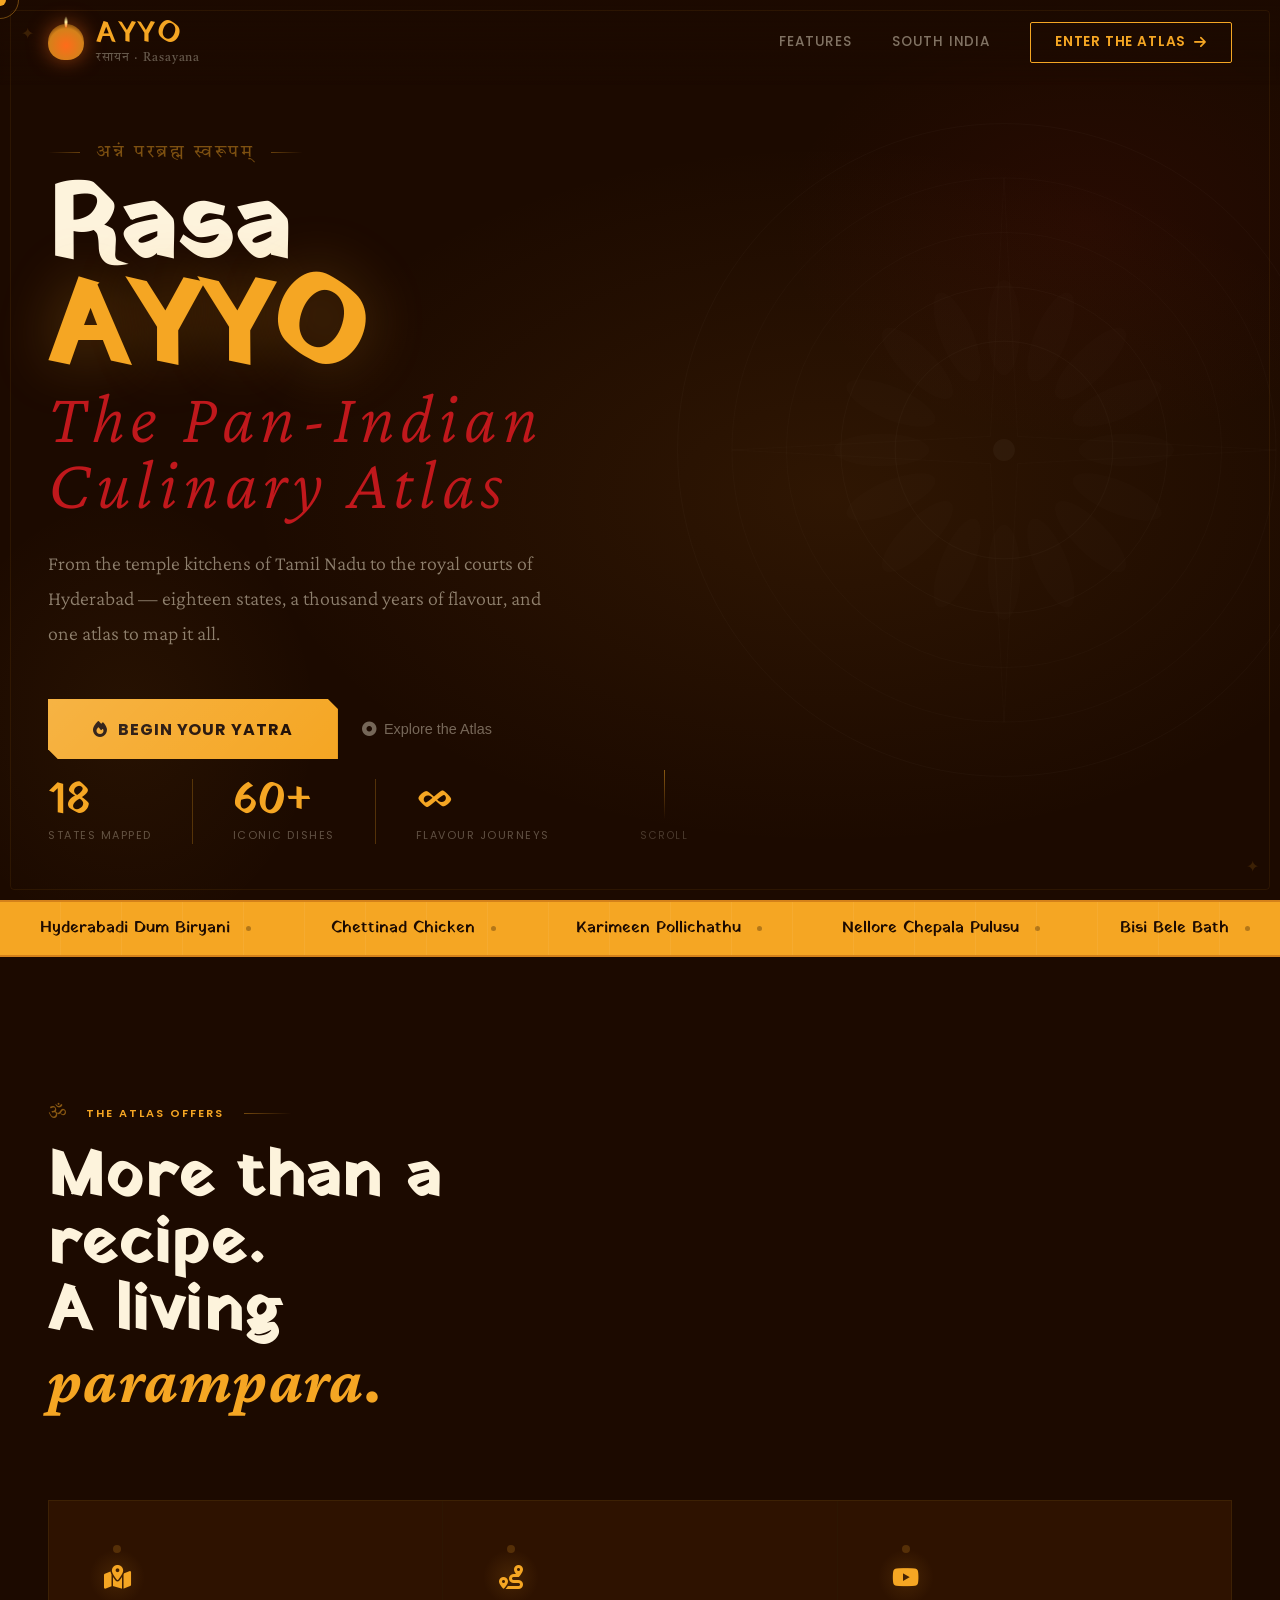
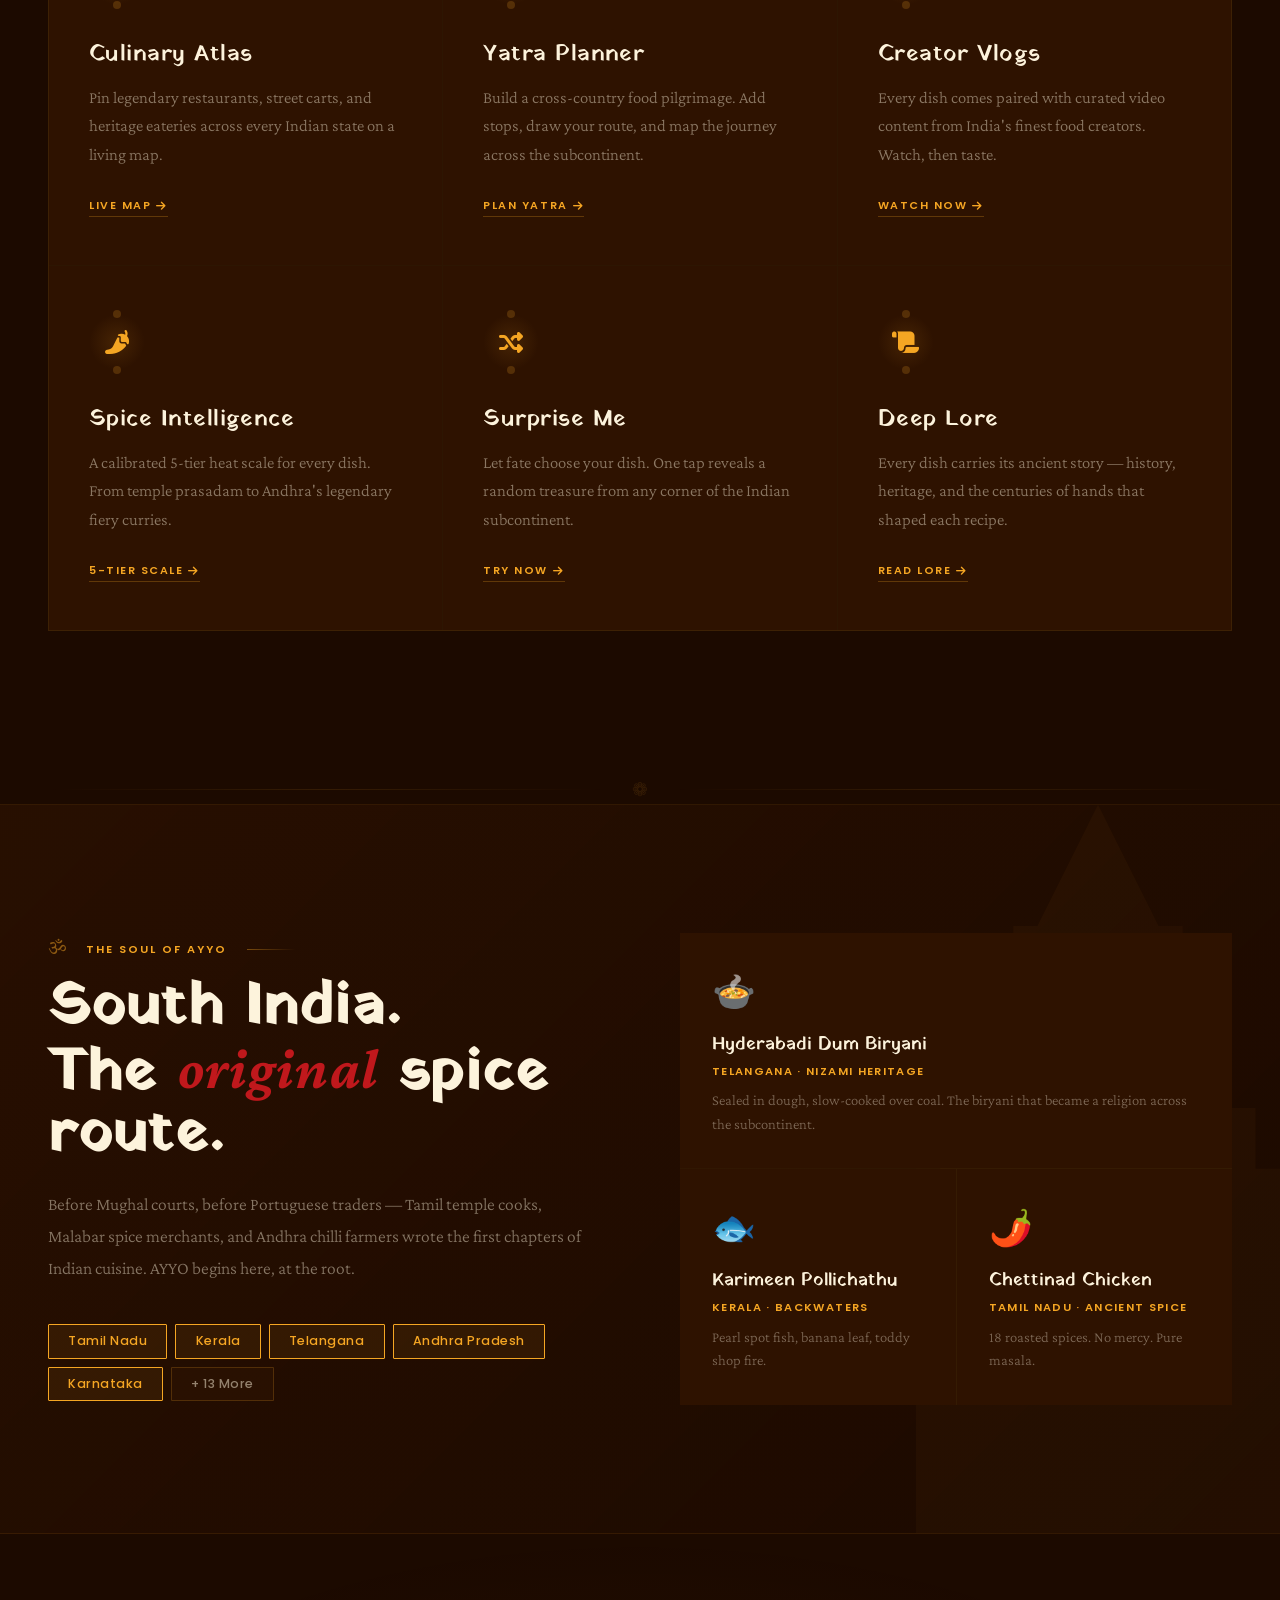
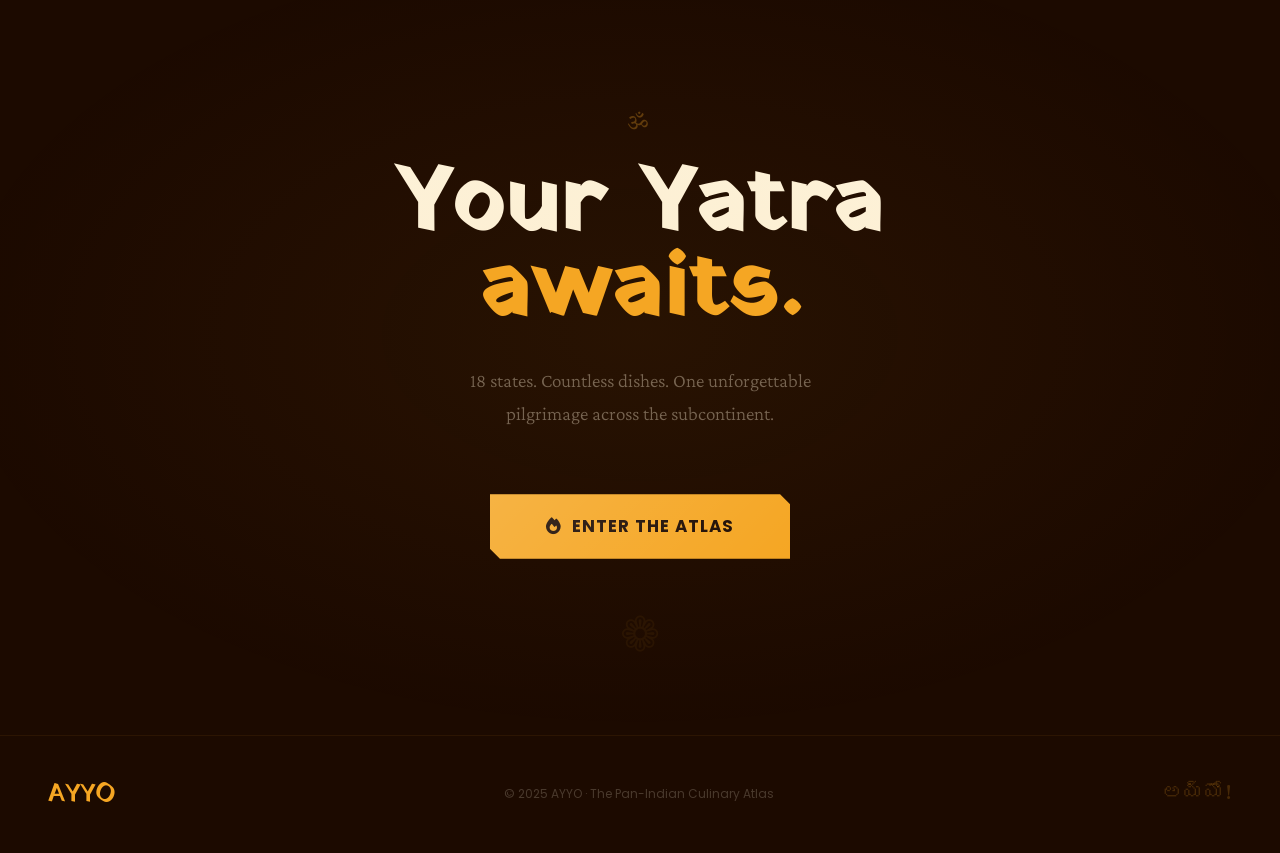
<file: index.html>
<!DOCTYPE html>
<html lang="en">
<head>
<meta charset="UTF-8">
<meta name="viewport" content="width=device-width, initial-scale=1.0, viewport-fit=cover">
<meta name="theme-color" content="#1C0A00">
<title>AYYO — Rasayana · The Pan-Indian Culinary Atlas</title>
<link href="https://fonts.googleapis.com/css2?family=Yatra+One&family=Tiro+Devanagari+Sanskrit:ital@0;1&family=Crimson+Pro:ital,wght@0,300;0,400;0,600;1,300;1,400&family=Poppins:wght@400;500;600&display=swap" rel="stylesheet">
<link rel="stylesheet" href="https://cdnjs.cloudflare.com/ajax/libs/font-awesome/6.4.0/css/all.min.css">
<style>
:root {
  --marigold:     #F5A623;
  --marigold-deep:#D4811A;
  --sindoor:      #C0181C;
  --kumkum:       #8B0000;
  --haldi:        #E8C84A;
  --neem:         #3A6B35;
  --parchment:    #FDF3DC;
  --parch-dark:   #F2E0B6;
  --ink:          #1C0A00;
  --ink-2:        #2E1200;
  --ink-3:        #3F1E08;
  --copper:       #B5651D;
  --diya:         #FF6B1A;
  --lotus:        #E75480;
  --border-gold:  rgba(245,166,35,0.25);
  --ease:         cubic-bezier(0.16,1,0.3,1);
}
*,*::before,*::after{margin:0;padding:0;box-sizing:border-box}
html{scroll-behavior:smooth;font-size:16px}
body{
  font-family:'Poppins',sans-serif;
  background:var(--ink);
  color:var(--parchment);
  overflow-x:hidden;
  cursor:none;
}

/* ── KOLAM SVG BACKGROUND ── */
body::before{
  content:'';
  position:fixed;inset:0;
  background-image:
    url("data:image/svg+xml,%3Csvg xmlns='http://www.w3.org/2000/svg' width='80' height='80'%3E%3Cpath d='M40 5 L43 37 L75 40 L43 43 L40 75 L37 43 L5 40 L37 37Z' fill='none' stroke='rgba(245,166,35,0.06)' stroke-width='0.5'/%3E%3Ccircle cx='40' cy='40' r='3' fill='none' stroke='rgba(245,166,35,0.05)' stroke-width='0.5'/%3E%3Ccircle cx='40' cy='40' r='12' fill='none' stroke='rgba(245,166,35,0.03)' stroke-width='0.5'/%3E%3C/svg%3E");
  pointer-events:none;z-index:0;
}

/* ── CUSTOM CURSOR ── */
.cursor{
  width:12px;height:12px;
  background:var(--marigold);
  border-radius:50%;
  position:fixed;top:0;left:0;
  pointer-events:none;z-index:99999;
  transform:translate(-50%,-50%);
  transition:width .2s,height .2s,background .2s;
}
.cursor-ring{
  width:38px;height:38px;
  border:1.5px solid rgba(245,166,35,0.4);
  border-radius:50%;
  position:fixed;top:0;left:0;
  pointer-events:none;z-index:99998;
  transition:transform .4s ease;
  transform:translate(-50%,-50%);
}

/* ── DECORATIVE BORDER FRAME ── */
.page-frame{
  position:fixed;inset:10px;
  border:1px solid rgba(245,166,35,0.08);
  border-radius:4px;
  pointer-events:none;z-index:1000;
}
.page-frame::before,.page-frame::after{
  content:'✦';
  position:absolute;
  color:rgba(245,166,35,0.15);
  font-size:1rem;
}
.page-frame::before{top:10px;left:10px}
.page-frame::after{bottom:10px;right:10px}

/* ── NAV ── */
nav{
  position:fixed;top:0;left:0;right:0;z-index:500;
  padding:1.2rem 3rem;
  display:flex;align-items:center;justify-content:space-between;
  background:linear-gradient(180deg,rgba(28,10,0,0.97) 0%,rgba(28,10,0,0) 100%);
  backdrop-filter:blur(2px);
}
.nav-logo{
  display:flex;align-items:center;gap:12px;
  text-decoration:none;
}
.nav-logo-diya{
  width:36px;height:36px;
  background:radial-gradient(circle at 50% 60%,#FF6B1A,#D4811A 60%,transparent);
  border-radius:50% 50% 45% 45%;
  position:relative;
  box-shadow:0 0 20px rgba(255,107,26,0.5);
  animation:diyaFlicker 3s ease-in-out infinite;
}
.nav-logo-diya::before{
  content:'';
  position:absolute;top:-8px;left:50%;
  transform:translateX(-50%);
  width:3px;height:12px;
  background:linear-gradient(to top,#FF6B1A,#FFF3A0,transparent);
  border-radius:50%;
  animation:flameWave 1.5s ease-in-out infinite;
}
@keyframes diyaFlicker{0%,100%{box-shadow:0 0 20px rgba(255,107,26,0.5)}50%{box-shadow:0 0 30px rgba(255,107,26,0.7)}}
@keyframes flameWave{0%,100%{transform:translateX(-50%) scaleY(1)}50%{transform:translateX(-50%) scaleY(1.3) scaleX(0.8)}}

.nav-wordmark{
  font-family:'Yatra One',cursive;
  font-size:1.9rem;
  color:var(--marigold);
  letter-spacing:0.05em;
  line-height:1;
}
.nav-tagline{
  font-family:'Tiro Devanagari Sanskrit',serif;
  font-size:0.75rem;
  color:rgba(245,243,220,0.35);
  letter-spacing:0.08em;
}
.nav-links{display:flex;align-items:center;gap:2.5rem}
.nav-links a{
  font-size:0.85rem;font-weight:500;
  color:rgba(253,243,220,0.45);
  text-decoration:none;letter-spacing:0.06em;
  text-transform:uppercase;transition:color .3s;
}
.nav-links a:hover{color:var(--marigold)}
.nav-enter{
  display:flex;align-items:center;gap:8px;
  background:transparent;
  border:1px solid var(--marigold);
  color:var(--marigold)!important;
  padding:.6rem 1.5rem;
  border-radius:2px;
  font-weight:600!important;
  transition:all .3s!important;
  position:relative;overflow:hidden;
}
.nav-enter::before{
  content:'';position:absolute;inset:0;
  background:var(--marigold);
  transform:scaleX(0);transform-origin:left;
  transition:transform .3s var(--ease);
}
.nav-enter:hover::before{transform:scaleX(1)}
.nav-enter:hover{color:var(--ink)!important}
.nav-enter span{position:relative;z-index:1}
.hamburger{
  display:none;flex-direction:column;gap:5px;
  background:none;border:none;cursor:pointer;padding:6px;
}
.hamburger span{
  display:block;width:22px;height:2px;
  background:var(--marigold);border-radius:2px;
  transition:all .35s var(--ease);transform-origin:center;
}
.hamburger.open span:nth-child(1){transform:translateY(7px) rotate(45deg)}
.hamburger.open span:nth-child(2){opacity:0;transform:scaleX(0)}
.hamburger.open span:nth-child(3){transform:translateY(-7px) rotate(-45deg)}

/* MOBILE NAV OVERLAY */
.mob-nav{
  position:fixed;inset:0;z-index:900;
  background:rgba(28,10,0,0.98);
  backdrop-filter:blur(20px);
  display:flex;flex-direction:column;align-items:center;justify-content:center;gap:3rem;
  opacity:0;pointer-events:none;
  transition:opacity .4s ease;
}
.mob-nav.open{opacity:1;pointer-events:all}
.mob-nav a{
  font-family:'Yatra One',cursive;
  font-size:2.8rem;color:rgba(253,243,220,0.4);
  text-decoration:none;transition:color .3s;
}
.mob-nav a:hover{color:var(--marigold)}
.mob-nav .mob-cta{
  background:var(--marigold);color:var(--ink);
  padding:.9rem 3rem;border-radius:2px;
  font-family:'Poppins',sans-serif;
  font-size:1.1rem;font-weight:700;
  color:var(--ink)!important;
}

/* ── HERO ── */
.hero{
  min-height:100svh;
  position:relative;
  display:flex;align-items:center;
  padding:0 3rem;overflow:hidden;
}

/* Radial glow layers */
.hero-glow{
  position:absolute;inset:0;
  background:
    radial-gradient(ellipse 70% 60% at 65% 55%,rgba(213,129,26,0.1) 0%,transparent 65%),
    radial-gradient(ellipse 40% 40% at 85% 25%,rgba(192,24,28,0.07) 0%,transparent 60%),
    radial-gradient(ellipse 30% 50% at 10% 80%,rgba(245,166,35,0.05) 0%,transparent 50%),
    var(--ink);
}

/* Large decorative mandala behind */
.hero-mandala{
  position:absolute;right:-5%;top:50%;
  transform:translateY(-50%);
  width:55vw;height:55vw;max-width:680px;max-height:680px;
  opacity:.07;
  pointer-events:none;
  animation:mandalaSpin 120s linear infinite;
}
@keyframes mandalaSpin{to{transform:translateY(-50%) rotate(360deg)}}

/* Mandala SVG inner rings */
.hero-mandala svg{width:100%;height:100%}

.hero-content{position:relative;z-index:2;max-width:680px}

/* Sanskrit/Telugu above heading */
.hero-devanagari{
  font-family:'Tiro Devanagari Sanskrit',serif;
  font-size:1.1rem;
  color:rgba(245,166,35,0.45);
  letter-spacing:0.15em;
  margin-bottom:1.2rem;
  display:flex;align-items:center;gap:1rem;
  animation:fadeUp .8s ease both;
}
.hero-devanagari::before,.hero-devanagari::after{
  content:'';flex:0 0 2rem;height:1px;
  background:linear-gradient(to right,transparent,rgba(245,166,35,0.35));
}
.hero-devanagari::after{
  background:linear-gradient(to left,transparent,rgba(245,166,35,0.35));
}

.hero-title{
  font-family:'Yatra One',cursive;
  font-size:clamp(4rem,8vw,8.5rem);
  line-height:.92;
  letter-spacing:.02em;
  margin-bottom:1.8rem;
  animation:fadeUp .8s .1s ease both;
}
.hero-title .t1{color:var(--parchment)}
.hero-title .t2{
  color:var(--marigold);
  display:block;
  font-size:1.15em;
  text-shadow:0 0 60px rgba(245,166,35,0.3);
}
.hero-title .t3{
  color:var(--sindoor);
  display:block;
  font-size:.7em;
  font-family:'Crimson Pro',serif;
  font-style:italic;
  font-weight:300;
  letter-spacing:.08em;
}

.hero-desc{
  font-family:'Crimson Pro',serif;
  font-size:1.25rem;font-weight:300;
  line-height:1.75;
  color:rgba(253,243,220,0.5);
  max-width:500px;
  margin-bottom:3rem;
  animation:fadeUp .8s .2s ease both;
}

.hero-cta-row{
  display:flex;align-items:center;gap:1.5rem;flex-wrap:wrap;
  animation:fadeUp .8s .3s ease both;
}

.btn-enter{
  display:inline-flex;align-items:center;gap:10px;
  background:var(--marigold);
  color:var(--ink);font-weight:700;
  padding:1.1rem 2.8rem;
  font-size:1rem;letter-spacing:.06em;text-transform:uppercase;
  text-decoration:none;border:none;cursor:pointer;
  position:relative;overflow:hidden;
  clip-path:polygon(0 0,calc(100% - 10px) 0,100% 10px,100% 100%,10px 100%,0 calc(100% - 10px));
  transition:all .3s;
}
.btn-enter::after{
  content:'';position:absolute;inset:0;
  background:linear-gradient(135deg,rgba(255,255,255,0.15),transparent);
}
.btn-enter:hover{background:var(--diya);box-shadow:0 12px 40px rgba(245,166,35,0.4);transform:translateY(-2px)}

.btn-scroll{
  display:inline-flex;align-items:center;gap:8px;
  font-size:.9rem;font-weight:500;
  color:rgba(253,243,220,0.4);
  text-decoration:none;
  transition:color .3s;cursor:pointer;border:none;background:none;
}
.btn-scroll:hover{color:var(--parchment)}

/* Hero stats row */
.hero-stats{
  position:absolute;bottom:3.5rem;left:3rem;right:3rem;
  display:flex;gap:0;
  z-index:2;
  animation:fadeUp .8s .5s ease both;
}
.stat-divider{width:1px;background:var(--border-gold);margin:0 2.5rem}
.stat{
  display:flex;flex-direction:column;gap:4px;
}
.stat-n{
  font-family:'Yatra One',cursive;
  font-size:2.8rem;color:var(--marigold);line-height:1;
}
.stat-l{
  font-size:.68rem;text-transform:uppercase;
  letter-spacing:.14em;color:rgba(253,243,220,0.3);
}

/* Scroll indicator */
.scroll-indicator{
  position:absolute;bottom:3.5rem;left:50%;
  transform:translateX(-50%);
  display:flex;flex-direction:column;align-items:center;gap:.5rem;
  color:rgba(253,243,220,0.2);
  font-size:.65rem;letter-spacing:.15em;text-transform:uppercase;
  z-index:2;animation:fadeUp 1s 1s ease both;
}
.scroll-bar{
  width:1px;height:50px;
  background:linear-gradient(to bottom,rgba(245,166,35,.5),transparent);
  animation:scrollDown 2s ease infinite;
}
@keyframes scrollDown{
  0%{transform:scaleY(0);transform-origin:top;opacity:1}
  50%{transform:scaleY(1);transform-origin:top;opacity:1}
  51%{transform:scaleY(1);transform-origin:bottom}
  100%{transform:scaleY(0);transform-origin:bottom;opacity:0}
}

/* ── MARIGOLD STRIP ── */
.marigold-strip{
  position:relative;z-index:3;
  background:var(--marigold);
  padding:.9rem 0;overflow:hidden;
  border-top:2px solid var(--marigold-deep);
  border-bottom:2px solid var(--marigold-deep);
}
.marigold-strip::before{
  content:'';
  position:absolute;inset:0;
  background:repeating-linear-gradient(
    90deg,
    transparent 0px,
    transparent 60px,
    rgba(255,255,255,0.06) 60px,
    rgba(255,255,255,0.06) 61px
  );
}
.strip-track{
  display:flex;white-space:nowrap;
  animation:stripScroll 30s linear infinite;
}
.strip-item{
  display:inline-flex;align-items:center;gap:1rem;
  font-family:'Yatra One',cursive;
  font-size:1rem;color:var(--ink);
  padding:0 2.5rem;
}
.strip-sep{width:5px;height:5px;background:var(--ink);border-radius:50%;opacity:.3}
@keyframes stripScroll{to{transform:translateX(-50%)}}

/* ── SECTION: FEATURES ── */
.section{position:relative;z-index:2;padding:9rem 3rem}

.section-eyebrow{
  display:flex;align-items:center;gap:1.2rem;
  margin-bottom:1.2rem;
}
.section-eyebrow::before{
  content:'ॐ';
  font-family:'Tiro Devanagari Sanskrit',serif;
  color:var(--marigold);font-size:1.2rem;opacity:.5;
}
.section-eyebrow span{
  font-size:.7rem;text-transform:uppercase;
  letter-spacing:.18em;color:var(--marigold);font-weight:600;
}
.section-eyebrow::after{
  content:'';flex:0 0 3rem;height:1px;
  background:linear-gradient(to right,rgba(245,166,35,.4),transparent);
}

.section-heading{
  font-family:'Yatra One',cursive;
  font-size:clamp(2.2rem,5vw,4.2rem);
  line-height:1.05;letter-spacing:.02em;
  margin-bottom:5rem;max-width:580px;
}
.section-heading em{
  color:var(--marigold);
  font-style:italic;
  font-family:'Crimson Pro',serif;
}

/* Feature grid — temple-pillar style */
.feat-grid{
  display:grid;
  grid-template-columns:repeat(3,1fr);
  gap:1px;
  background:rgba(245,166,35,.08);
  border:1px solid rgba(245,166,35,.08);
}
.feat-item{
  background:var(--ink-2);
  padding:3rem 2.5rem;
  position:relative;overflow:hidden;
  transition:background .4s;
  opacity:0;transform:translateY(20px);
  transition:opacity .6s ease,transform .6s ease,background .4s;
}
.feat-item.revealed{opacity:1;transform:translateY(0)}
.feat-item::before{
  content:'';
  position:absolute;top:0;left:0;right:0;
  height:3px;
  background:linear-gradient(90deg,transparent,var(--marigold),transparent);
  opacity:0;transition:opacity .4s;
}
.feat-item:hover{background:var(--ink-3)}
.feat-item:hover::before{opacity:1}

/* Lotus icon container */
.feat-lotus{
  width:56px;height:56px;
  position:relative;margin-bottom:2rem;
}
.feat-lotus-bg{
  position:absolute;inset:0;
  background:
    radial-gradient(circle at center,rgba(245,166,35,.12),transparent 70%);
  border-radius:50%;
}
.feat-lotus-icon{
  position:relative;z-index:1;
  width:100%;height:100%;
  display:flex;align-items:center;justify-content:center;
  font-size:1.5rem;color:var(--marigold);
}
/* Petal decorations */
.feat-lotus::before,.feat-lotus::after{
  content:'';
  position:absolute;
  width:8px;height:8px;
  border-radius:50%;
  background:rgba(245,166,35,.2);
}
.feat-lotus::before{top:-4px;left:50%;transform:translateX(-50%)}
.feat-lotus::after{bottom:-4px;left:50%;transform:translateX(-50%)}

.feat-title{
  font-family:'Yatra One',cursive;
  font-size:1.45rem;margin-bottom:.8rem;letter-spacing:.02em;
}
.feat-desc{
  font-family:'Crimson Pro',serif;
  font-size:1.05rem;font-weight:300;
  color:rgba(253,243,220,.45);line-height:1.7;
}
.feat-tag{
  display:inline-flex;align-items:center;gap:5px;
  margin-top:1.8rem;
  font-size:.68rem;text-transform:uppercase;letter-spacing:.14em;
  color:var(--marigold);font-weight:600;
  border-bottom:1px solid rgba(245,166,35,.25);
  padding-bottom:2px;
}

/* ── SOUTH INDIA SECTION ── */
.south-section{
  position:relative;z-index:2;
  padding:8rem 3rem;
  background:linear-gradient(135deg,rgba(180,80,10,.08),rgba(28,10,0,.4));
  border-top:1px solid rgba(245,166,35,.08);
  border-bottom:1px solid rgba(245,166,35,.08);
  overflow:hidden;
}
/* Decorative temple gopuram silhouette */
.south-section::before{
  content:'';
  position:absolute;bottom:0;right:0;
  width:35%;height:100%;
  background:url("data:image/svg+xml,%3Csvg xmlns='http://www.w3.org/2000/svg' viewBox='0 0 300 600'%3E%3Cpath d='M150 0 L200 100 L220 100 L220 150 L240 150 L240 200 L260 200 L260 250 L280 250 L280 300 L300 300 L300 600 L0 600 L0 300 L20 300 L20 250 L40 250 L40 200 L60 200 L60 150 L80 150 L80 100 L100 100 Z' fill='rgba(245,166,35,0.03)'/%3E%3C/svg%3E") no-repeat bottom right;
  background-size:contain;
  pointer-events:none;
}

.south-grid{
  display:grid;grid-template-columns:1fr 1fr;
  gap:5rem;align-items:center;
}
.south-left .section-eyebrow{margin-bottom:1rem}
.south-title{
  font-family:'Yatra One',cursive;
  font-size:clamp(2.5rem,4.5vw,4rem);
  line-height:1.05;margin-bottom:1.5rem;letter-spacing:.02em;
}
.south-title em{color:var(--sindoor);font-style:italic;font-family:'Crimson Pro',serif}
.south-body{
  font-family:'Crimson Pro',serif;
  font-size:1.1rem;font-weight:300;
  color:rgba(253,243,220,.45);line-height:1.8;
  margin-bottom:2.5rem;
}
.state-pills{display:flex;flex-wrap:wrap;gap:8px}
.state-pill{
  padding:.45rem 1.2rem;
  border:1px solid rgba(245,166,35,.2);
  border-radius:1px;
  font-size:.78rem;font-weight:500;
  color:rgba(253,243,220,.5);
  transition:all .3s;cursor:default;
  letter-spacing:.04em;
  background:rgba(245,166,35,.03);
}
.state-pill.hero-state{
  border-color:var(--marigold);
  color:var(--marigold);
  background:rgba(245,166,35,.08);
}
.state-pill:hover{border-color:var(--marigold);color:var(--marigold)}

/* Dish showcase cards */
.south-right{display:grid;grid-template-columns:1fr 1fr;gap:1px;background:rgba(245,166,35,.07)}
.dish-showcase{
  background:var(--ink-2);padding:2rem;
  transition:background .4s;
  opacity:0;transform:translateY(20px);
  transition:opacity .6s ease,transform .6s ease,background .4s;
}
.dish-showcase.revealed{opacity:1;transform:translateY(0)}
.dish-showcase:hover{background:var(--ink-3)}
.dish-showcase.wide{grid-column:span 2}
.ds-emoji{font-size:2.2rem;margin-bottom:.8rem;display:block}
.ds-name{
  font-family:'Yatra One',cursive;
  font-size:1.15rem;margin-bottom:.3rem;
}
.ds-region{
  font-size:.7rem;text-transform:uppercase;letter-spacing:.12em;
  color:var(--marigold);font-weight:600;margin-bottom:.6rem;
}
.ds-desc{
  font-family:'Crimson Pro',serif;
  font-size:.92rem;font-weight:300;
  color:rgba(253,243,220,.38);line-height:1.6;
}

/* ── CTA ── */
.cta-section{
  position:relative;z-index:2;
  padding:11rem 3rem;
  text-align:center;overflow:hidden;
}
.cta-section::before{
  content:'';
  position:absolute;inset:0;
  background:radial-gradient(ellipse 55% 50% at 50% 50%,rgba(245,166,35,.06),transparent);
}
/* decorative lotus at bottom */
.cta-section::after{
  content:'❁';
  position:absolute;bottom:4rem;left:50%;
  transform:translateX(-50%);
  font-size:3rem;
  color:rgba(245,166,35,.06);
  animation:slowSpin 30s linear infinite;
}
@keyframes slowSpin{to{transform:translateX(-50%) rotate(360deg)}}
.cta-om{
  font-family:'Tiro Devanagari Sanskrit',serif;
  font-size:1.4rem;
  color:rgba(245,166,35,.3);
  margin-bottom:1.5rem;letter-spacing:.2em;
}
.cta-title{
  font-family:'Yatra One',cursive;
  font-size:clamp(3rem,7vw,6.5rem);
  line-height:.95;letter-spacing:.02em;
  margin-bottom:2rem;
}
.cta-title .c1{color:var(--parchment)}
.cta-title .c2{color:var(--marigold);display:block}
.cta-sub{
  font-family:'Crimson Pro',serif;
  font-size:1.2rem;font-weight:300;
  color:rgba(253,243,220,.38);
  max-width:400px;margin:0 auto 4rem;line-height:1.7;
}

/* ── FOOTER ── */
footer{
  position:relative;z-index:2;
  padding:2.5rem 3rem;
  border-top:1px solid rgba(245,166,35,.07);
  display:flex;align-items:center;justify-content:space-between;
}
.footer-brand{
  font-family:'Yatra One',cursive;
  font-size:1.6rem;color:var(--marigold);
}
.footer-copy{font-size:.75rem;color:rgba(253,243,220,.2)}
.footer-script{
  font-family:'Tiro Devanagari Sanskrit',serif;
  font-size:1.3rem;color:rgba(245,166,35,.2);
}

/* ── DIVIDER ── */
.temple-divider{
  display:flex;align-items:center;gap:1.5rem;
  padding:0 3rem;opacity:.12;
}
.temple-divider::before,.temple-divider::after{
  content:'';flex:1;height:1px;
  background:linear-gradient(to right,transparent,var(--marigold),transparent);
}
.temple-divider span{font-size:1.2rem;color:var(--marigold)}

@keyframes fadeUp{
  from{opacity:0;transform:translateY(25px)}
  to{opacity:1;transform:translateY(0)}
}

/* ── RESPONSIVE ── */
@media(max-width:900px){
  nav{padding:1rem 1.5rem}
  .nav-links{display:none}
  .hamburger{display:flex}
  .hero{padding:5rem 1.5rem 0}
  .hero-stats{left:1.5rem;right:1.5rem;bottom:2rem;flex-wrap:wrap;gap:1.5rem}
  .stat-divider{display:none}
  .scroll-indicator{display:none}
  .section{padding:5rem 1.5rem}
  .south-section{padding:5rem 1.5rem}
  .south-grid{grid-template-columns:1fr;gap:3rem}
  .feat-grid{grid-template-columns:1fr}
  .cta-section{padding:6rem 1.5rem}
  footer{padding:2rem 1.5rem;flex-direction:column;gap:1rem;text-align:center}
  .temple-divider{padding:0 1.5rem}
}
@media(max-width:480px){
  nav{padding:.9rem 1.2rem}
  .hero{padding:4.5rem 1.2rem 0}
  .hero-title{font-size:clamp(3rem,14vw,4rem)}
  .hero-desc{font-size:1.05rem}
  .hero-cta-row{flex-direction:column;align-items:flex-start}
  .btn-enter{padding:.9rem 2rem;font-size:.88rem}
  .section{padding:4rem 1.2rem}
  .south-section{padding:4rem 1.2rem}
  .feat-item{padding:2rem 1.5rem}
  .south-right{grid-template-columns:1fr}
  .dish-showcase.wide{grid-column:span 1}
  .cta-section{padding:5rem 1.2rem}
  .cta-title{font-size:clamp(2.4rem,12vw,4rem)}
  footer{padding:1.5rem 1.2rem}
  .cursor,.cursor-ring{display:none}
  body{cursor:auto}
  a,button{cursor:pointer}
}
</style>
</head>
<body>

<div class="page-frame"></div>
<div class="cursor" id="cur"></div>
<div class="cursor-ring" id="curR"></div>

<!-- MOBILE NAV OVERLAY -->
<div class="mob-nav" id="mobNav">
  <a href="#features" onclick="closeMob()">Features</a>
  <a href="#south" onclick="closeMob()">South India</a>
  <a href="ayoo.html" class="mob-cta" onclick="closeMob()">Enter the Atlas →</a>
  <span style="font-family:'Tiro Devanagari Sanskrit',serif;font-size:.9rem;color:rgba(245,166,35,.2);margin-top:1rem;">अन्नं परब्रह्म स्वरूपम्</span>
</div>

<nav>
  <a href="index.html" class="nav-logo">
    <div class="nav-logo-diya"></div>
    <div>
      <div class="nav-wordmark">AYYO</div>
      <div class="nav-tagline">रसायन · Rasayana</div>
    </div>
  </a>
  <div class="nav-links">
    <a href="#features">Features</a>
    <a href="#south">South India</a>
    <a href="ayoo.html" class="nav-enter"><span>Enter the Atlas</span> <i class="fa-solid fa-arrow-right"></i></a>
  </div>
  <button class="hamburger" id="ham" onclick="toggleMob()" aria-label="Menu">
    <span></span><span></span><span></span>
  </button>
</nav>

<!-- ═══ HERO ═══ -->
<section class="hero">
  <div class="hero-glow"></div>

  <!-- Mandala background -->
  <div class="hero-mandala">
    <svg viewBox="0 0 500 500" fill="none" xmlns="http://www.w3.org/2000/svg">
      <circle cx="250" cy="250" r="240" stroke="currentColor" stroke-width="0.5" opacity="0.5"/>
      <circle cx="250" cy="250" r="200" stroke="currentColor" stroke-width="0.5" opacity="0.4"/>
      <circle cx="250" cy="250" r="160" stroke="currentColor" stroke-width="0.5" opacity="0.4"/>
      <circle cx="250" cy="250" r="120" stroke="currentColor" stroke-width="0.5" opacity="0.5"/>
      <circle cx="250" cy="250" r="80" stroke="currentColor" stroke-width="0.5" opacity="0.6"/>
      <!-- 16 petal lotus -->
      <g opacity="0.5">
        <ellipse cx="250" cy="160" rx="12" ry="35" fill="currentColor" opacity="0.3"/>
        <ellipse cx="250" cy="160" rx="12" ry="35" fill="currentColor" opacity="0.3" transform="rotate(22.5 250 250)"/>
        <ellipse cx="250" cy="160" rx="12" ry="35" fill="currentColor" opacity="0.3" transform="rotate(45 250 250)"/>
        <ellipse cx="250" cy="160" rx="12" ry="35" fill="currentColor" opacity="0.3" transform="rotate(67.5 250 250)"/>
        <ellipse cx="250" cy="160" rx="12" ry="35" fill="currentColor" opacity="0.3" transform="rotate(90 250 250)"/>
        <ellipse cx="250" cy="160" rx="12" ry="35" fill="currentColor" opacity="0.3" transform="rotate(112.5 250 250)"/>
        <ellipse cx="250" cy="160" rx="12" ry="35" fill="currentColor" opacity="0.3" transform="rotate(135 250 250)"/>
        <ellipse cx="250" cy="160" rx="12" ry="35" fill="currentColor" opacity="0.3" transform="rotate(157.5 250 250)"/>
        <ellipse cx="250" cy="160" rx="12" ry="35" fill="currentColor" opacity="0.3" transform="rotate(180 250 250)"/>
        <ellipse cx="250" cy="160" rx="12" ry="35" fill="currentColor" opacity="0.3" transform="rotate(202.5 250 250)"/>
        <ellipse cx="250" cy="160" rx="12" ry="35" fill="currentColor" opacity="0.3" transform="rotate(225 250 250)"/>
        <ellipse cx="250" cy="160" rx="12" ry="35" fill="currentColor" opacity="0.3" transform="rotate(247.5 250 250)"/>
        <ellipse cx="250" cy="160" rx="12" ry="35" fill="currentColor" opacity="0.3" transform="rotate(270 250 250)"/>
        <ellipse cx="250" cy="160" rx="12" ry="35" fill="currentColor" opacity="0.3" transform="rotate(292.5 250 250)"/>
        <ellipse cx="250" cy="160" rx="12" ry="35" fill="currentColor" opacity="0.3" transform="rotate(315 250 250)"/>
        <ellipse cx="250" cy="160" rx="12" ry="35" fill="currentColor" opacity="0.3" transform="rotate(337.5 250 250)"/>
      </g>
      <!-- Star pattern -->
      <polygon points="250,50 260,240 450,250 260,260 250,450 240,260 50,250 240,240" stroke="currentColor" stroke-width="0.5" fill="none" opacity="0.3"/>
      <circle cx="250" cy="250" r="8" fill="currentColor" opacity="0.5"/>
    </svg>
  </div>

  <div class="hero-content">
    <div class="hero-devanagari">अन्नं परब्रह्म स्वरूपम्</div>
    <h1 class="hero-title">
      <span class="t1">Rasa</span>
      <span class="t2">AYYO</span>
      <span class="t3">The Pan-Indian Culinary Atlas</span>
    </h1>
    <p class="hero-desc">
      From the temple kitchens of Tamil Nadu to the royal courts of Hyderabad — 
      eighteen states, a thousand years of flavour, and one atlas to map it all.
    </p>
    <div class="hero-cta-row">
      <a href="ayoo.html" class="btn-enter">
        <i class="fa-solid fa-fire"></i> Begin Your Yatra
      </a>
      <button class="btn-scroll" onclick="document.getElementById('features').scrollIntoView({behavior:'smooth'})">
        <i class="fa-solid fa-circle-dot"></i> Explore the Atlas
      </button>
    </div>
  </div>

  <div class="scroll-indicator">
    <div class="scroll-bar"></div>
    scroll
  </div>

  <div class="hero-stats">
    <div class="stat">
      <div class="stat-n">18</div>
      <div class="stat-l">States Mapped</div>
    </div>
    <div class="stat-divider"></div>
    <div class="stat">
      <div class="stat-n">60+</div>
      <div class="stat-l">Iconic Dishes</div>
    </div>
    <div class="stat-divider"></div>
    <div class="stat">
      <div class="stat-n">∞</div>
      <div class="stat-l">Flavour Journeys</div>
    </div>
  </div>
</section>

<!-- ═══ MARIGOLD STRIP ═══ -->
<div class="marigold-strip">
  <div class="strip-track">
    <span class="strip-item">Hyderabadi Dum Biryani<span class="strip-sep"></span></span>
    <span class="strip-item">Chettinad Chicken<span class="strip-sep"></span></span>
    <span class="strip-item">Karimeen Pollichathu<span class="strip-sep"></span></span>
    <span class="strip-item">Nellore Chepala Pulusu<span class="strip-sep"></span></span>
    <span class="strip-item">Bisi Bele Bath<span class="strip-sep"></span></span>
    <span class="strip-item">Laal Maas<span class="strip-sep"></span></span>
    <span class="strip-item">Gongura Mutton<span class="strip-sep"></span></span>
    <span class="strip-item">Appam & Stew<span class="strip-sep"></span></span>
    <span class="strip-item">Hyderabadi Dum Biryani<span class="strip-sep"></span></span>
    <span class="strip-item">Chettinad Chicken<span class="strip-sep"></span></span>
    <span class="strip-item">Karimeen Pollichathu<span class="strip-sep"></span></span>
    <span class="strip-item">Nellore Chepala Pulusu<span class="strip-sep"></span></span>
    <span class="strip-item">Bisi Bele Bath<span class="strip-sep"></span></span>
    <span class="strip-item">Laal Maas<span class="strip-sep"></span></span>
    <span class="strip-item">Gongura Mutton<span class="strip-sep"></span></span>
    <span class="strip-item">Appam & Stew<span class="strip-sep"></span></span>
  </div>
</div>

<!-- ═══ FEATURES ═══ -->
<section class="section" id="features">
  <div class="section-eyebrow"><span>The Atlas Offers</span></div>
  <h2 class="section-heading">More than a recipe.<br>A living <em>parampara.</em></h2>
  <div class="feat-grid">
    <div class="feat-item">
      <div class="feat-lotus"><div class="feat-lotus-bg"></div><div class="feat-lotus-icon"><i class="fa-solid fa-map-location-dot"></i></div></div>
      <div class="feat-title">Culinary Atlas</div>
      <p class="feat-desc">Pin legendary restaurants, street carts, and heritage eateries across every Indian state on a living map.</p>
      <div class="feat-tag">Live Map <i class="fa-solid fa-arrow-right"></i></div>
    </div>
    <div class="feat-item">
      <div class="feat-lotus"><div class="feat-lotus-bg"></div><div class="feat-lotus-icon"><i class="fa-solid fa-route"></i></div></div>
      <div class="feat-title">Yatra Planner</div>
      <p class="feat-desc">Build a cross-country food pilgrimage. Add stops, draw your route, and map the journey across the subcontinent.</p>
      <div class="feat-tag">Plan Yatra <i class="fa-solid fa-arrow-right"></i></div>
    </div>
    <div class="feat-item">
      <div class="feat-lotus"><div class="feat-lotus-bg"></div><div class="feat-lotus-icon"><i class="fa-brands fa-youtube"></i></div></div>
      <div class="feat-title">Creator Vlogs</div>
      <p class="feat-desc">Every dish comes paired with curated video content from India's finest food creators. Watch, then taste.</p>
      <div class="feat-tag">Watch Now <i class="fa-solid fa-arrow-right"></i></div>
    </div>
    <div class="feat-item">
      <div class="feat-lotus"><div class="feat-lotus-bg"></div><div class="feat-lotus-icon"><i class="fa-solid fa-pepper-hot"></i></div></div>
      <div class="feat-title">Spice Intelligence</div>
      <p class="feat-desc">A calibrated 5-tier heat scale for every dish. From temple prasadam to Andhra's legendary fiery curries.</p>
      <div class="feat-tag">5-Tier Scale <i class="fa-solid fa-arrow-right"></i></div>
    </div>
    <div class="feat-item">
      <div class="feat-lotus"><div class="feat-lotus-bg"></div><div class="feat-lotus-icon"><i class="fa-solid fa-shuffle"></i></div></div>
      <div class="feat-title">Surprise Me</div>
      <p class="feat-desc">Let fate choose your dish. One tap reveals a random treasure from any corner of the Indian subcontinent.</p>
      <div class="feat-tag">Try Now <i class="fa-solid fa-arrow-right"></i></div>
    </div>
    <div class="feat-item">
      <div class="feat-lotus"><div class="feat-lotus-bg"></div><div class="feat-lotus-icon"><i class="fa-solid fa-scroll"></i></div></div>
      <div class="feat-title">Deep Lore</div>
      <p class="feat-desc">Every dish carries its ancient story — history, heritage, and the centuries of hands that shaped each recipe.</p>
      <div class="feat-tag">Read Lore <i class="fa-solid fa-arrow-right"></i></div>
    </div>
  </div>
</section>

<div class="temple-divider"><span>❁</span></div>

<!-- ═══ SOUTH INDIA ═══ -->
<section class="south-section" id="south">
  <div class="south-grid">
    <div class="south-left">
      <div class="section-eyebrow"><span>The Soul of AYYO</span></div>
      <h2 class="south-title">South India.<br>The <em>original</em> spice route.</h2>
      <p class="south-body">
        Before Mughal courts, before Portuguese traders — Tamil temple cooks, Malabar spice merchants, 
        and Andhra chilli farmers wrote the first chapters of Indian cuisine. 
        AYYO begins here, at the root.
      </p>
      <div class="state-pills">
        <span class="state-pill hero-state">Tamil Nadu</span>
        <span class="state-pill hero-state">Kerala</span>
        <span class="state-pill hero-state">Telangana</span>
        <span class="state-pill hero-state">Andhra Pradesh</span>
        <span class="state-pill hero-state">Karnataka</span>
        <span class="state-pill">+ 13 More</span>
      </div>
    </div>
    <div class="south-right">
      <div class="dish-showcase wide">
        <span class="ds-emoji">🍲</span>
        <div class="ds-name">Hyderabadi Dum Biryani</div>
        <div class="ds-region">Telangana · Nizami Heritage</div>
        <p class="ds-desc">Sealed in dough, slow-cooked over coal. The biryani that became a religion across the subcontinent.</p>
      </div>
      <div class="dish-showcase">
        <span class="ds-emoji">🐟</span>
        <div class="ds-name">Karimeen Pollichathu</div>
        <div class="ds-region">Kerala · Backwaters</div>
        <p class="ds-desc">Pearl spot fish, banana leaf, toddy shop fire.</p>
      </div>
      <div class="dish-showcase">
        <span class="ds-emoji">🌶️</span>
        <div class="ds-name">Chettinad Chicken</div>
        <div class="ds-region">Tamil Nadu · Ancient Spice</div>
        <p class="ds-desc">18 roasted spices. No mercy. Pure masala.</p>
      </div>
    </div>
  </div>
</section>

<!-- ═══ CTA ═══ -->
<section class="cta-section">
  <div class="cta-om">ॐ</div>
  <h2 class="cta-title">
    <span class="c1">Your Yatra</span>
    <span class="c2">awaits.</span>
  </h2>
  <p class="cta-sub">18 states. Countless dishes. One unforgettable pilgrimage across the subcontinent.</p>
  <a href="ayoo.html" class="btn-enter" style="display:inline-flex;font-size:1.05rem;padding:1.2rem 3.5rem;">
    <i class="fa-solid fa-fire"></i> Enter the Atlas
  </a>
</section>

<footer>
  <div class="footer-brand">AYYO</div>
  <div class="footer-copy">© 2025 AYYO · The Pan-Indian Culinary Atlas</div>
  <div class="footer-script">అయ్యో!</div>
</footer>

<script>
// Cursor
const cur=document.getElementById('cur'),curR=document.getElementById('curR');
let tx=0,ty=0,cx=0,cy=0;
if(!('ontouchstart'in window)&&navigator.maxTouchPoints===0){
  document.addEventListener('mousemove',e=>{
    tx=e.clientX;ty=e.clientY;
    cur.style.transform=`translate(${tx}px,${ty}px) translate(-50%,-50%)`;
  });
  (function a(){cx+=(tx-cx)*.1;cy+=(ty-cy)*.1;
    curR.style.transform=`translate(${cx}px,${cy}px) translate(-50%,-50%)`;
    requestAnimationFrame(a);})();
}else{cur.style.display='none';curR.style.display='none';document.body.style.cursor='auto';}

// Mobile nav
function toggleMob(){
  document.getElementById('ham').classList.toggle('open');
  document.getElementById('mobNav').classList.toggle('open');
  document.body.style.overflow=document.getElementById('mobNav').classList.contains('open')?'hidden':'';
}
function closeMob(){
  document.getElementById('ham').classList.remove('open');
  document.getElementById('mobNav').classList.remove('open');
  document.body.style.overflow='';
}

// Scroll reveal
const io=new IntersectionObserver(entries=>{
  entries.forEach((e,i)=>{
    if(e.isIntersecting)setTimeout(()=>e.target.classList.add('revealed'),e.target.dataset.delay||0);
  });
},{threshold:.12});
document.querySelectorAll('.feat-item,.dish-showcase').forEach((el,i)=>{
  el.dataset.delay=(i%3)*120;
  io.observe(el);
});
</script>
</body>
</html>
</file>
